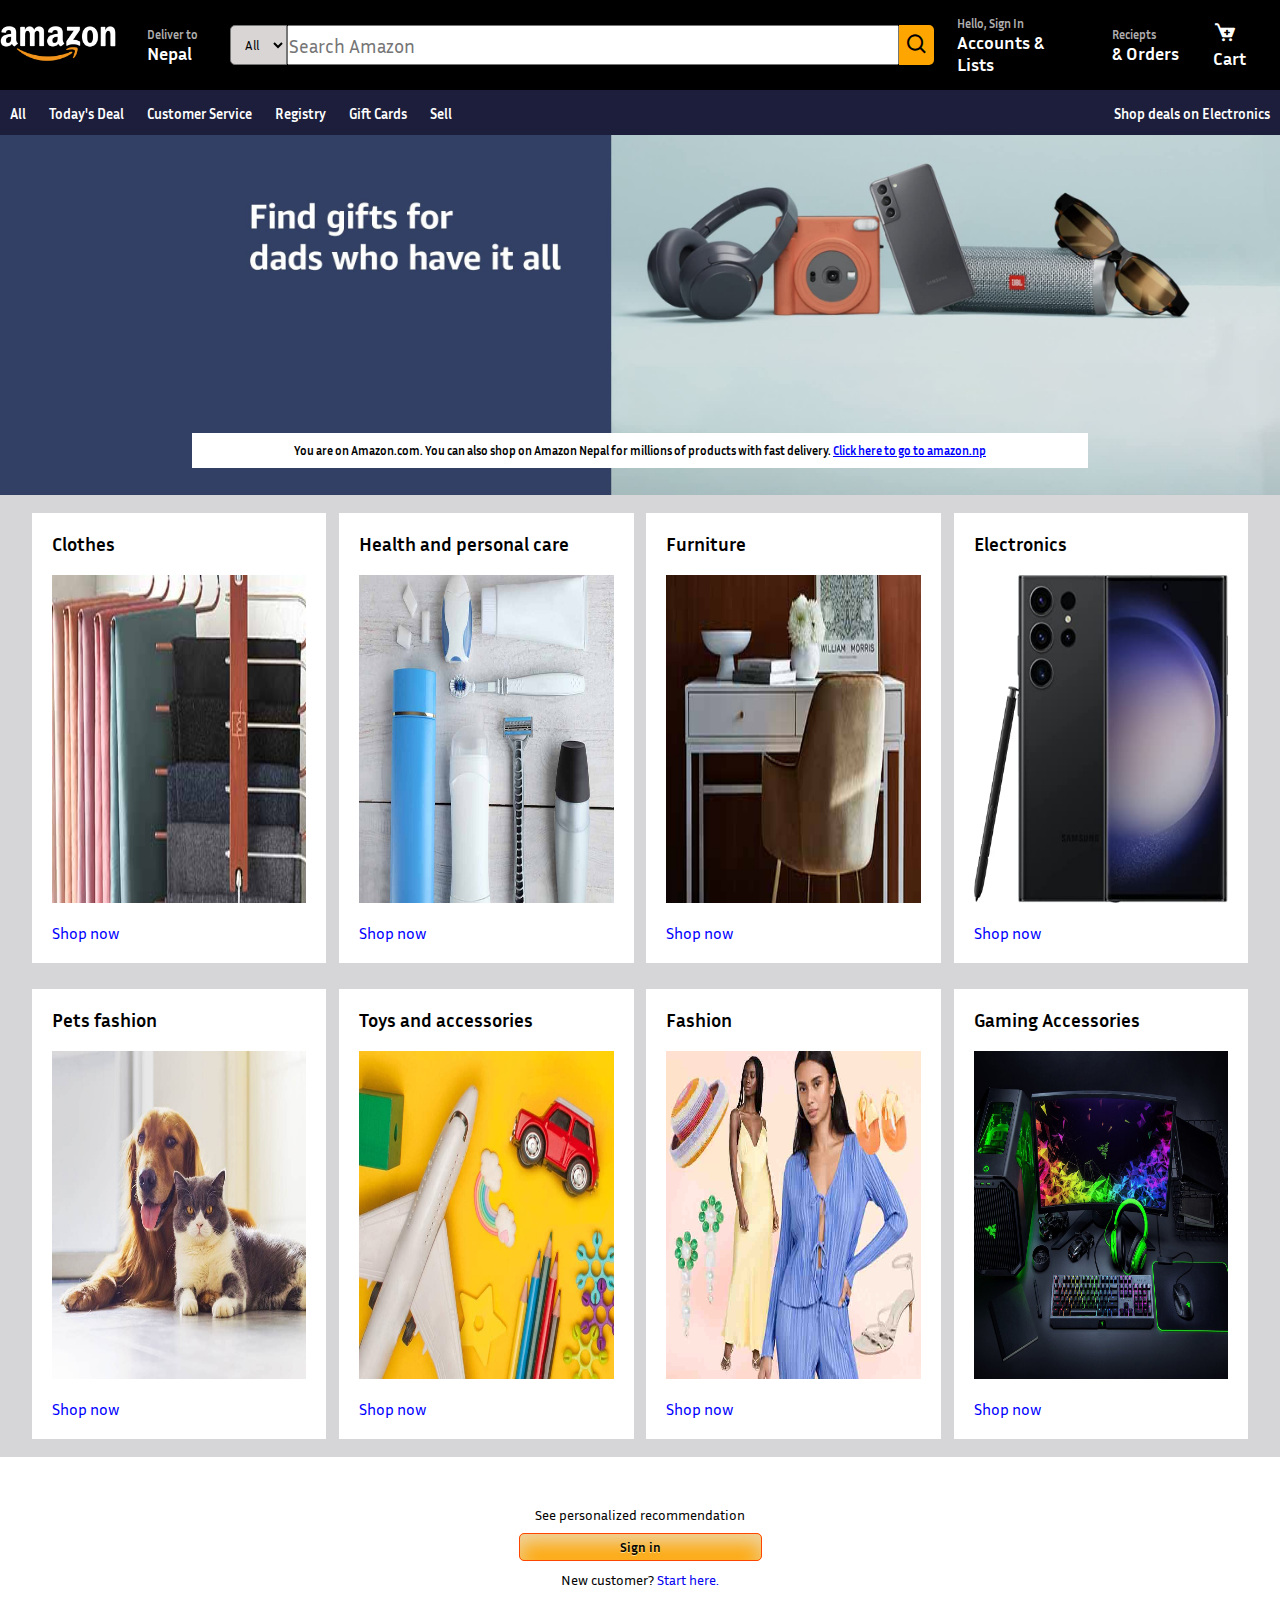
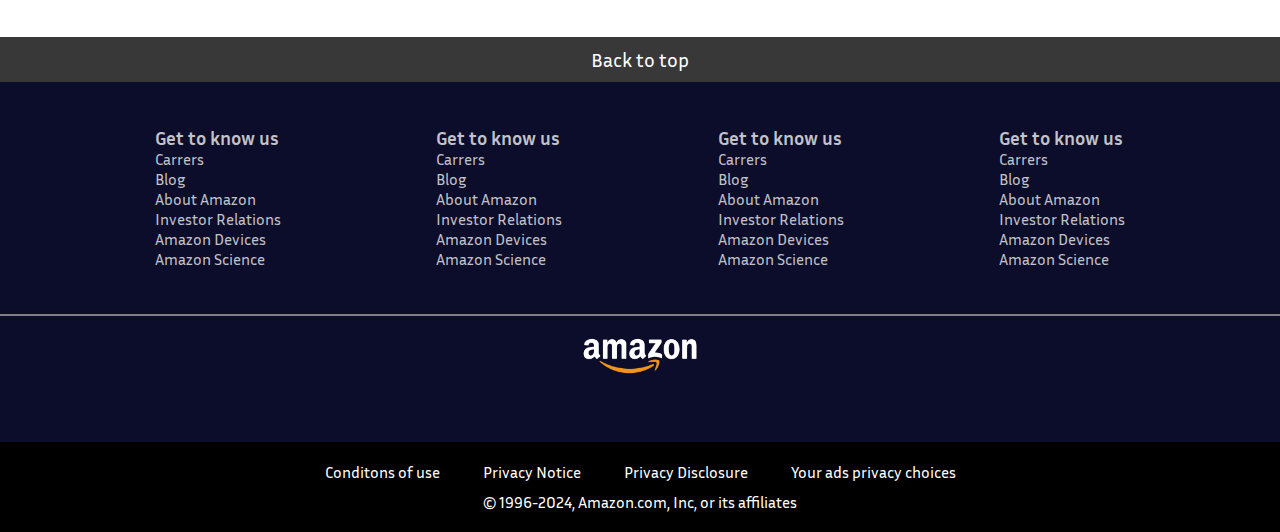
<file: index.html>
<!DOCTYPE html>
<html lang="en">

<head>
    <meta charset="UTF-8">
    <meta name="viewport" content="width=device-width, initial-scale=1.0">
    <title>Amazon.com. Spend less. Smile more</title>
    <link rel="stylesheet" href="style.css">
    <link href='https://unpkg.com/boxicons@2.1.4/css/boxicons.min.css' rel='stylesheet'>
    <link rel="stylesheet" href="https://cdnjs.cloudflare.com/ajax/libs/font-awesome/6.5.2/css/all.min.css"
        integrity="sha512-SnH5WK+bZxgPHs44uWIX+LLJAJ9/2PkPKZ5QiAj6Ta86w+fsb2TkcmfRyVX3pBnMFcV7oQPJkl9QevSCWr3W6A=="
        crossorigin="anonymous" referrerpolicy="no-referrer" />

</head>

<body>
    <main class="home-page">
        <nav class="navigation-bar" id="Nav-bar" style="cursor: pointer;">
            <header class="logo" id="amzn_logo">
                <img src="amazon_logo.png" alt="amazon_logo">
            </header>

            <div class="address">
                <p>Deliver to</p>
                <h4> <i class="fa-solid fa-location-dot"></i> Nepal</h4>
            </div>

            <form action="" class="search-bar">
                <select name="" id="" class="chooser">
                    <option value="" class="choose">All</option>
                    <option value="" class="choose">Fashion</option>

                </select>

                <input type="text" placeholder="Search Amazon" class="input-text">


                <section class="search-button">
                    <i class='bx bx-search'></i>
                </section>


            </form>



            <div class="accounts" onclick="
                document.getElementsByClassName('home-page')[0].style.display = 'none';
                document.getElementsByClassName('loginSec')[0].style.display = 'flex';
            ">
                <p>Hello, Sign In</p>
                <h4>Accounts & Lists</h4>



            </div>

            <div class="reciepts-orders">
                <p>Reciepts</p>
                <h4>& Orders</h4>
            </div>
            <div class="cart" style="display: flex;justify-content: center;">
                <h4>
                    <i class='bx bxs-cart-add' style="font-size: x-large;"></i> Cart
                </h4>
            </div>


        </nav>


        <section class="second_nav">
            <div class="left-items">
                <span><i class="fa-solid fa-bars"></i> All</span>
                <span>Today's Deal</span>
                <span>Customer Service</span>
                <span>Registry</span>
                <span>Gift Cards</span>
                <span>Sell</span>

            </div>
            <div class="right-items">
                <span>Shop deals on Electronics</span>
            </div>

        </section>

        <section class="hero-sec_img-part">
            <img src="hero_image.jpg" alt="Hero Image">
            <div class="info">You are on Amazon.com. You can also shop on Amazon Nepal for millions of products with
                fast delivery. <a href="#">Click here to go to amazon.np</a></div>
        </section>

        <section class="items_collection">
            <div class="items clothes">
                <h3>Clothes</h3>
                <img src="box1_image.jpg" alt="" class="image-items">
                <a href="#">Shop now</a>

            </div>
            <div class="items health">
                <h3>Health and personal care</h3>
                <img src="box2_image.jpg" alt="" class="image-items">
                <a href="#">Shop now</a>

            </div>
            <div class="items furniture">
                <h3>Furniture</h3>
                <img src="box3_image.jpg" alt="" class="image-items">
                <a href="#">Shop now</a>
            </div>
            <div class="items electronics">
                <h3>Electronics</h3>
                <img src="box4_image.jpg" alt="" class="image-items">
                <a href="#">Shop now</a>

            </div>
            <div class="items pets">
                <h3>Pets fashion</h3>
                <img src="box6_image.jpg" alt="" class="image-items">
                <a href="#">Shop now</a>

            </div>
            <div class="items toys">
                <h3>Toys and accessories</h3>
                <img src="box7_image.jpg" alt="" class="image-items">
                <a href="#">Shop now</a>

            </div>
            <div class="items fashion">
                <h3>Fashion</h3>
                <img src="box8_image.jpg" alt="" class="image-items">
                <a href="#">Shop now</a>

            </div>
            <div class="items gaming">
                <h3>Gaming Accessories</h3>
                <img src="gaming ACCESSORIES.jpg" alt="" class="image-items">
                <a href="#">Shop now</a>

            </div>
        </section>


        <section class="login_request">


            <p>See personalized recommendation</p>
            <button class="signIn">Sign in</button>
            <p>New customer? <a href="#">Start here.</a></p>
        </section>

        <footer>
            <div class="back-btn" id="Click" onclick="document.getElementById('back-to-top').click();">
                <label for="Click"></label>
                <a id="back-to-top" href="#Nav-bar">Back to top</a>
            </div>

            <section class="get-to-know-us">
                <div class="article-sec">
                    <article>
                        <h3>Get to know us</h3>
                        <p>Carrers</p>
                        <p>Blog</p>
                        <p>About Amazon</p>
                        <p>Investor Relations</p>
                        <p>Amazon Devices</p>
                        <p>Amazon Science</p>
                    </article>

                    <article>
                        <h3>Get to know us</h3>
                        <p>Carrers</p>
                        <p>Blog</p>
                        <p>About Amazon</p>
                        <p>Investor Relations</p>
                        <p>Amazon Devices</p>
                        <p>Amazon Science</p>
                    </article>

                    <article>
                        <h3>Get to know us</h3>
                        <p>Carrers</p>
                        <p>Blog</p>
                        <p>About Amazon</p>
                        <p>Investor Relations</p>
                        <p>Amazon Devices</p>
                        <p>Amazon Science</p>
                    </article>

                    <article>
                        <h3>Get to know us</h3>
                        <p>Carrers</p>
                        <p>Blog</p>
                        <p>About Amazon</p>
                        <p>Investor Relations</p>
                        <p>Amazon Devices</p>
                        <p>Amazon Science</p>
                    </article>
                </div>

                <div class="logo2">
                    <img src="amazon_logo.png" alt="Amazon">
                </div>
            </section>

            <section class="last-part">
                <div class="up-part">
                    <a href="#">Conditons of use</a>
                    <a href="#">Privacy Notice</a>
                    <a href="#">Privacy Disclosure</a>
                    <a href="#">Your ads privacy choices</a>
                </div>
                <div class="down-part">
                    <a href="#">&copy; 1996-2024, Amazon.com, Inc, or its affiliates</a>
                </div>
            </section>

        </footer>




    </main>


    <main class="loginSec">
        <div class="logo_container">
            <img src="file (1).png" alt="Amazon.com">
        </div>
        <form action="" class="input_box">

            <h1>Sign in</h1>

            <label for="emailOrMobNo" style="font-weight: 600;font-size: 14px;display: block; margin: 10px 0;">
                Email or mobile phone number
            </label>
            <input type="text" id="emailOrMobNo" style="width: 100%;display: block ;padding: 10px;margin: 10px 0 ;">
            <button class="btnLogin"
                style="width: 100%;display: block ;padding: 10px; margin: 10px 0;">Continue</button>

            <p style="font-size: 14px ;margin: 10px 0;">By continuing, you agree to Amazon's <a href="#"
                    style="color: blue;">Conditions of Use</a> <br>and
                <a href="#" style="color: blue;">Privacy Notice</a>
            </p>

            <a href="#" style="font-size: 14px ;margin: 10px 0;text-decoration: none; color: blue;">Need Help?</a>


            <hr aria-hidden="true" class="a-divider-normal">


            <h4 style="margin: 10px 0 0 0;">Buying for work?</h4>
            <a href="#" style="font-size: 14px ;margin: 0px 0;text-decoration: none;color: blue;">Shop on Amazon
                Business</a>

        </form>
        <h5 class="NewClass">New to Amazon?</h5>

        <button class="create">Create your Amazon account</button>

        <footer class="login-page-footer">
            <div class="conditions_sec" style="margin-bottom: 20px;">
                <a href="#">Conditions of Use</a>
                <a href="#">Privacy Notice</a>
                <a href="#">Help</a>
            </div>
            <p>
                <a href="#" style="color: black !important;">&copy; 1996-2024, Amazon.com, Inc, or its affiliates</a>

            </p>

            <a href="#" id="backHome"
                style="background-color: orange;padding: 10px !important;border-radius: 10px;">Back to home</a>
        </footer>

    </main>
    <main class="cart_sec">
        <nav class="navigation-bar">
            <header class="logo" style="cursor: pointer;" onclick = " 
                      document.getElementsByClassName('home-page')[0].style.display = 'block';
                      document.getElementsByClassName('cart_sec')[0].style.display = 'none';
                ">
                <img src="amazon_logo.png" alt="amazon_logo">
            </header>

            <div class="address">
                <p>Deliver to</p>
                <h4> <i class="fa-solid fa-location-dot"></i> Nepal</h4>
            </div>

            <form action="" class="search-bar">
                <select name="" id="" class="chooser">
                    <option value="" class="choose">All</option>
                    <option value="" class="choose">Fashion</option>

                </select>

                <input type="text" placeholder="Search Amazon" class="input-text">


                <section class="search-button">
                    <i class='bx bx-search'></i>
                </section>


            </form>



            <div class="accounts">
                <p>Hello, Sign In</p>
                <h4>Accounts & Lists</h4>



            </div>

            <div class="reciepts-orders">
                <p>Reciepts</p>
                <h4>& Orders</h4>
            </div>
            <div class="cart" style="display: flex;justify-content: center;">
                <h4>
                    <i class='bx bxs-cart-add' style="font-size: x-large;"></i> Cart
                </h4>
            </div>


        </nav>


        <section class="second_nav">
            <div class="left-items">
                <span><i class="fa-solid fa-bars"></i> All</span>
                <span>Today's Deal</span>
                <span>Customer Service</span>
                <span>Registry</span>
                <span>Gift Cards</span>
                <span>Sell</span>

            </div>
            <div class="right-items">
                <span>Shop deals on Electronics</span>
            </div>

        </section>

        <section class="_cart_">
            <img src="cart.png" alt="Cart img">
            <div class="txt-cart">
                <h2>Your amazon cart is empty</h2>
                <a href="#Nav-bar" style="display: block;text-decoration:none;color: blue;padding: 10px;">Shop today's
                    deal</a>
                <button class="signIn">Sign in to your account</button>

            </div>
        </section>
        <footer>
            <div class="back-btn" id="Click" onclick="document.getElementById('back-to-top').click();">
                <label for="Click"></label>
                <a id="back-to-top" href="#Nav-bar">Back to top</a>
            </div>

            <section class="get-to-know-us">
                <div class="article-sec">
                    <article>
                        <h3>Get to know us</h3>
                        <p>Carrers</p>
                        <p>Blog</p>
                        <p>About Amazon</p>
                        <p>Investor Relations</p>
                        <p>Amazon Devices</p>
                        <p>Amazon Science</p>
                    </article>

                    <article>
                        <h3>Get to know us</h3>
                        <p>Carrers</p>
                        <p>Blog</p>
                        <p>About Amazon</p>
                        <p>Investor Relations</p>
                        <p>Amazon Devices</p>
                        <p>Amazon Science</p>
                    </article>

                    <article>
                        <h3>Get to know us</h3>
                        <p>Carrers</p>
                        <p>Blog</p>
                        <p>About Amazon</p>
                        <p>Investor Relations</p>
                        <p>Amazon Devices</p>
                        <p>Amazon Science</p>
                    </article>

                    <article>
                        <h3>Get to know us</h3>
                        <p>Carrers</p>
                        <p>Blog</p>
                        <p>About Amazon</p>
                        <p>Investor Relations</p>
                        <p>Amazon Devices</p>
                        <p>Amazon Science</p>
                    </article>
                </div>

                <div class="logo2">
                    <img src="amazon_logo.png" alt="Amazon">
                </div>
            </section>

            <section class="last-part">
                <div class="up-part">
                    <a href="#">Conditons of use</a>
                    <a href="#">Privacy Notice</a>
                    <a href="#">Privacy Disclosure</a>
                    <a href="#">Your ads privacy choices</a>
                </div>
                <div class="down-part">
                    <a href="#">&copy; 1996-2024, Amazon.com, Inc, or its affiliates</a>
                </div>
            </section>

        </footer>


    </main>

    <script src="script.js"></script>
</body>

</html>
</file>
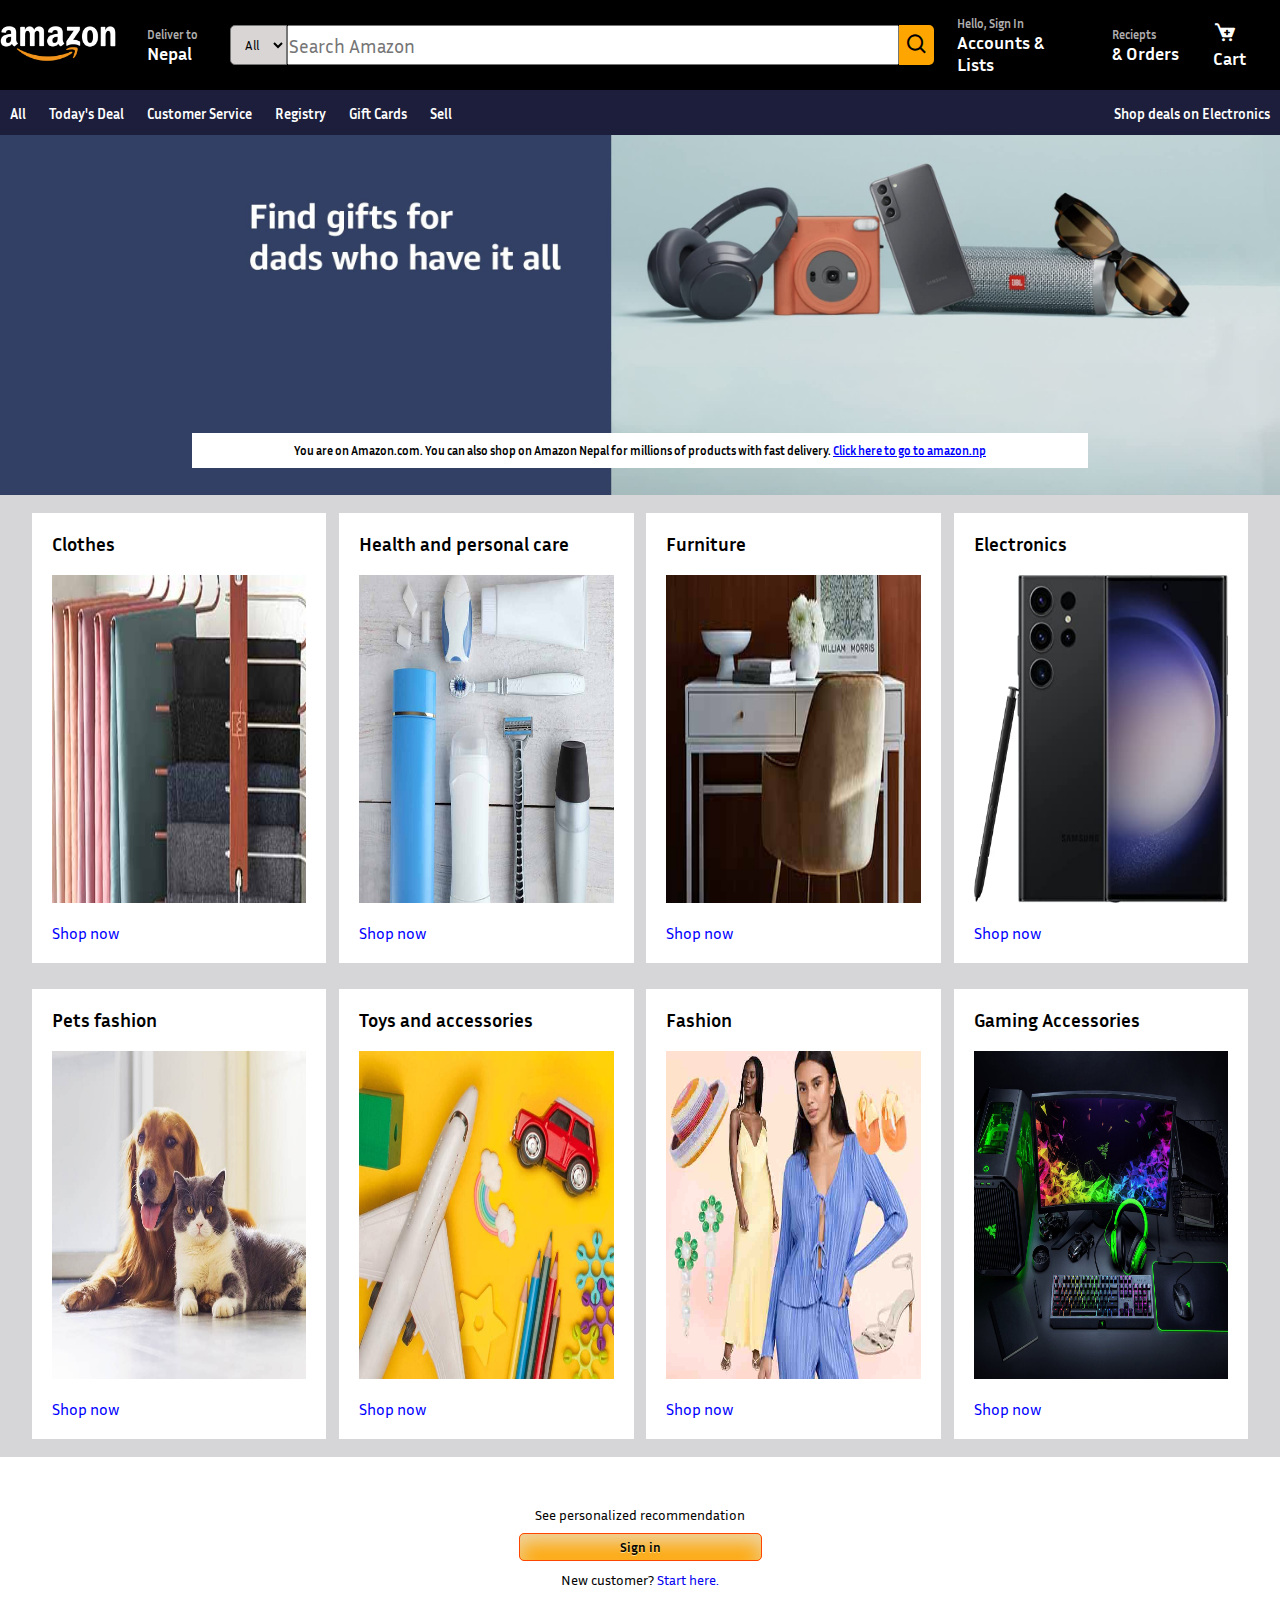
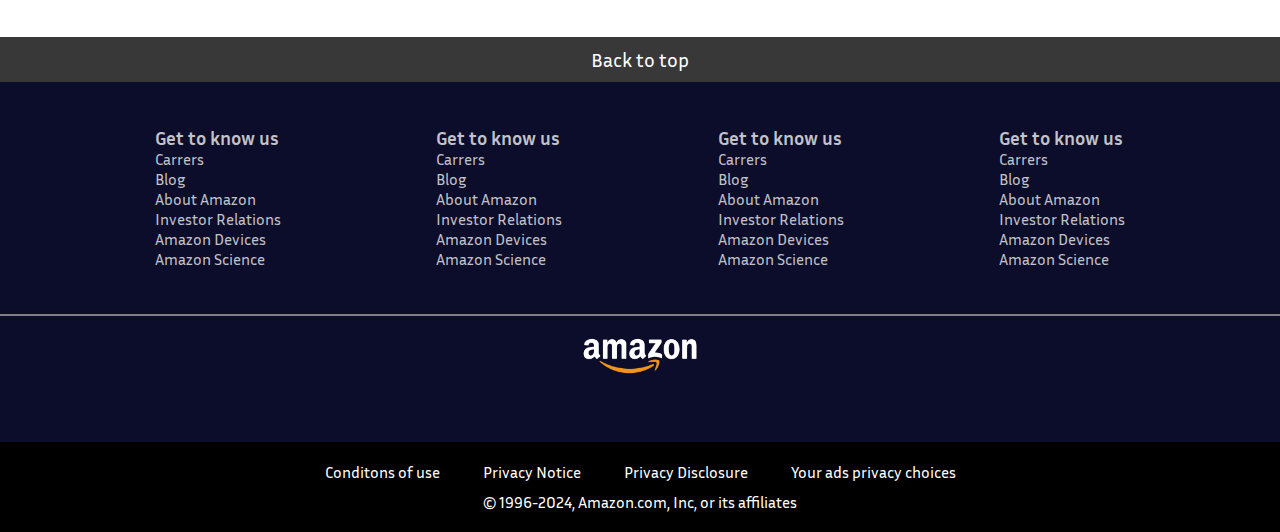
<file: HTML/index.html>
<!DOCTYPE html>
<html lang="en">

<head>
    <meta charset="UTF-8">
    <meta name="viewport" content="width=device-width, initial-scale=1.0">
    <title>Amazon.com. Spend less. Smile more</title>
    <link rel="stylesheet" href="/CSS/style.css">
    <link href='https://unpkg.com/boxicons@2.1.4/css/boxicons.min.css' rel='stylesheet'>
    <link rel="stylesheet" href="https://cdnjs.cloudflare.com/ajax/libs/font-awesome/6.5.2/css/all.min.css"
        integrity="sha512-SnH5WK+bZxgPHs44uWIX+LLJAJ9/2PkPKZ5QiAj6Ta86w+fsb2TkcmfRyVX3pBnMFcV7oQPJkl9QevSCWr3W6A=="
        crossorigin="anonymous" referrerpolicy="no-referrer" />

</head>

<body>
    <main class="home-page">
        <nav class="navigation-bar" id="Nav-bar" style="cursor: pointer;">
            <header class="logo" id="amzn_logo">
                <img src="/Images/amazon_logo.png" alt="amazon_logo">
            </header>

            <div class="address">
                <p>Deliver to</p>
                <h4> <i class="fa-solid fa-location-dot"></i> Nepal</h4>
            </div>

            <form action="" class="search-bar">
                <select name="" id="" class="chooser">
                    <option value="" class="choose">All</option>
                    <option value="" class="choose">Fashion</option>

                </select>

                <input type="text" placeholder="Search Amazon" class="input-text">


                <section class="search-button">
                    <i class='bx bx-search'></i>
                </section>


            </form>



            <div class="accounts" onclick="
                document.getElementsByClassName('home-page')[0].style.display = 'none';
                document.getElementsByClassName('loginSec')[0].style.display = 'flex';
            ">
                <p>Hello, Sign In</p>
                <h4>Accounts & Lists</h4>



            </div>

            <div class="reciepts-orders">
                <p>Reciepts</p>
                <h4>& Orders</h4>
            </div>
            <div class="cart" style="display: flex;justify-content: center;">
                <h4>
                    <i class='bx bxs-cart-add' style="font-size: x-large;"></i> Cart
                </h4>
            </div>


        </nav>


        <section class="second_nav">
            <div class="left-items">
                <span><i class="fa-solid fa-bars"></i> All</span>
                <span>Today's Deal</span>
                <span>Customer Service</span>
                <span>Registry</span>
                <span>Gift Cards</span>
                <span>Sell</span>

            </div>
            <div class="right-items">
                <span>Shop deals on Electronics</span>
            </div>

        </section>

        <section class="hero-sec_img-part">
            <img src="/Images/hero_image.jpg" alt="Hero Image">
            <div class="info">You are on Amazon.com. You can also shop on Amazon Nepal for millions of products with
                fast delivery. <a href="#">Click here to go to amazon.np</a></div>
        </section>

        <section class="items_collection">
            <div class="items clothes">
                <h3>Clothes</h3>
                <img src="/Images/box1_image.jpg" alt="" class="image-items">
                <a href="#">Shop now</a>

            </div>
            <div class="items health">
                <h3>Health and personal care</h3>
                <img src="/Images/box2_image.jpg" alt="" class="image-items">
                <a href="#">Shop now</a>

            </div>
            <div class="items furniture">
                <h3>Furniture</h3>
                <img src="/Images/box3_image.jpg" alt="" class="image-items">
                <a href="#">Shop now</a>
            </div>
            <div class="items electronics">
                <h3>Electronics</h3>
                <img src="/Images/box4_image.jpg" alt="" class="image-items">
                <a href="#">Shop now</a>

            </div>
            <div class="items pets">
                <h3>Pets fashion</h3>
                <img src="/Images/box6_image.jpg" alt="" class="image-items">
                <a href="#">Shop now</a>

            </div>
            <div class="items toys">
                <h3>Toys and accessories</h3>
                <img src="/Images/box7_image.jpg" alt="" class="image-items">
                <a href="#">Shop now</a>

            </div>
            <div class="items fashion">
                <h3>Fashion</h3>
                <img src="/Images/box8_image.jpg" alt="" class="image-items">
                <a href="#">Shop now</a>

            </div>
            <div class="items gaming">
                <h3>Gaming Accessories</h3>
                <img src="/Images/gaming ACCESSORIES.jpg" alt="" class="image-items">
                <a href="#">Shop now</a>

            </div>
        </section>


        <section class="login_request">


            <p>See personalized recommendation</p>
            <button class="signIn">Sign in</button>
            <p>New customer? <a href="#">Start here.</a></p>
        </section>

        <footer>
            <div class="back-btn" id="Click" onclick="document.getElementById('back-to-top').click();">
                <label for="Click"></label>
                <a id="back-to-top" href="#Nav-bar">Back to top</a>
            </div>

            <section class="get-to-know-us">
                <div class="article-sec">
                    <article>
                        <h3>Get to know us</h3>
                        <p>Carrers</p>
                        <p>Blog</p>
                        <p>About Amazon</p>
                        <p>Investor Relations</p>
                        <p>Amazon Devices</p>
                        <p>Amazon Science</p>
                    </article>

                    <article>
                        <h3>Get to know us</h3>
                        <p>Carrers</p>
                        <p>Blog</p>
                        <p>About Amazon</p>
                        <p>Investor Relations</p>
                        <p>Amazon Devices</p>
                        <p>Amazon Science</p>
                    </article>

                    <article>
                        <h3>Get to know us</h3>
                        <p>Carrers</p>
                        <p>Blog</p>
                        <p>About Amazon</p>
                        <p>Investor Relations</p>
                        <p>Amazon Devices</p>
                        <p>Amazon Science</p>
                    </article>

                    <article>
                        <h3>Get to know us</h3>
                        <p>Carrers</p>
                        <p>Blog</p>
                        <p>About Amazon</p>
                        <p>Investor Relations</p>
                        <p>Amazon Devices</p>
                        <p>Amazon Science</p>
                    </article>
                </div>

                <div class="logo2">
                    <img src="/Images/amazon_logo.png" alt="Amazon">
                </div>
            </section>

            <section class="last-part">
                <div class="up-part">
                    <a href="#">Conditons of use</a>
                    <a href="#">Privacy Notice</a>
                    <a href="#">Privacy Disclosure</a>
                    <a href="#">Your ads privacy choices</a>
                </div>
                <div class="down-part">
                    <a href="#">&copy; 1996-2024, Amazon.com, Inc, or its affiliates</a>
                </div>
            </section>

        </footer>




    </main>


    <main class="loginSec">
        <div class="logo_container">
            <img src="/Images/file (1).png" alt="Amazon.com">
        </div>
        <form action="" class="input_box">

            <h1>Sign in</h1>

            <label for="emailOrMobNo" style="font-weight: 600;font-size: 14px;display: block; margin: 10px 0;">
                Email or mobile phone number
            </label>
            <input type="text" id="emailOrMobNo" style="width: 100%;display: block ;padding: 10px;margin: 10px 0 ;">
            <button class="btnLogin"
                style="width: 100%;display: block ;padding: 10px; margin: 10px 0;">Continue</button>

            <p style="font-size: 14px ;margin: 10px 0;">By continuing, you agree to Amazon's <a href="#"
                    style="color: blue;">Conditions of Use</a> <br>and
                <a href="#" style="color: blue;">Privacy Notice</a>
            </p>

            <a href="#" style="font-size: 14px ;margin: 10px 0;text-decoration: none; color: blue;">Need Help?</a>


            <hr aria-hidden="true" class="a-divider-normal">


            <h4 style="margin: 10px 0 0 0;">Buying for work?</h4>
            <a href="#" style="font-size: 14px ;margin: 0px 0;text-decoration: none;color: blue;">Shop on Amazon
                Business</a>

        </form>
        <h5 class="NewClass">New to Amazon?</h5>

        <button class="create">Create your Amazon account</button>

        <footer class="login-page-footer">
            <div class="conditions_sec" style="margin-bottom: 20px;">
                <a href="#">Conditions of Use</a>
                <a href="#">Privacy Notice</a>
                <a href="#">Help</a>
            </div>
            <p>
                <a href="#" style="color: black !important;">&copy; 1996-2024, Amazon.com, Inc, or its affiliates</a>

            </p>

            <a href="#" id="backHome"
                style="background-color: orange;padding: 10px !important;border-radius: 10px;">Back to home</a>
        </footer>

    </main>
    <main class="cart_sec">
        <nav class="navigation-bar">
            <header class="logo" style="cursor: pointer;" onclick = " 
                      document.getElementsByClassName('home-page')[0].style.display = 'block';
                      document.getElementsByClassName('cart_sec')[0].style.display = 'none';
                ">
                <img src="/Images/amazon_logo.png" alt="amazon_logo">
            </header>

            <div class="address">
                <p>Deliver to</p>
                <h4> <i class="fa-solid fa-location-dot"></i> Nepal</h4>
            </div>

            <form action="" class="search-bar">
                <select name="" id="" class="chooser">
                    <option value="" class="choose">All</option>
                    <option value="" class="choose">Fashion</option>

                </select>

                <input type="text" placeholder="Search Amazon" class="input-text">


                <section class="search-button">
                    <i class='bx bx-search'></i>
                </section>


            </form>



            <div class="accounts">
                <p>Hello, Sign In</p>
                <h4>Accounts & Lists</h4>



            </div>

            <div class="reciepts-orders">
                <p>Reciepts</p>
                <h4>& Orders</h4>
            </div>
            <div class="cart" style="display: flex;justify-content: center;">
                <h4>
                    <i class='bx bxs-cart-add' style="font-size: x-large;"></i> Cart
                </h4>
            </div>


        </nav>


        <section class="second_nav">
            <div class="left-items">
                <span><i class="fa-solid fa-bars"></i> All</span>
                <span>Today's Deal</span>
                <span>Customer Service</span>
                <span>Registry</span>
                <span>Gift Cards</span>
                <span>Sell</span>

            </div>
            <div class="right-items">
                <span>Shop deals on Electronics</span>
            </div>

        </section>

        <section class="_cart_">
            <img src="/Images/cart.png" alt="Cart img">
            <div class="txt-cart">
                <h2>Your amazon cart is empty</h2>
                <a href="#Nav-bar" style="display: block;text-decoration:none;color: blue;padding: 10px;">Shop today's
                    deal</a>
                <button class="signIn">Sign in to your account</button>

            </div>
        </section>
        <footer>
            <div class="back-btn" id="Click" onclick="document.getElementById('back-to-top').click();">
                <label for="Click"></label>
                <a id="back-to-top" href="#Nav-bar">Back to top</a>
            </div>

            <section class="get-to-know-us">
                <div class="article-sec">
                    <article>
                        <h3>Get to know us</h3>
                        <p>Carrers</p>
                        <p>Blog</p>
                        <p>About Amazon</p>
                        <p>Investor Relations</p>
                        <p>Amazon Devices</p>
                        <p>Amazon Science</p>
                    </article>

                    <article>
                        <h3>Get to know us</h3>
                        <p>Carrers</p>
                        <p>Blog</p>
                        <p>About Amazon</p>
                        <p>Investor Relations</p>
                        <p>Amazon Devices</p>
                        <p>Amazon Science</p>
                    </article>

                    <article>
                        <h3>Get to know us</h3>
                        <p>Carrers</p>
                        <p>Blog</p>
                        <p>About Amazon</p>
                        <p>Investor Relations</p>
                        <p>Amazon Devices</p>
                        <p>Amazon Science</p>
                    </article>

                    <article>
                        <h3>Get to know us</h3>
                        <p>Carrers</p>
                        <p>Blog</p>
                        <p>About Amazon</p>
                        <p>Investor Relations</p>
                        <p>Amazon Devices</p>
                        <p>Amazon Science</p>
                    </article>
                </div>

                <div class="logo2">
                    <img src="/Images/amazon_logo.png" alt="Amazon">
                </div>
            </section>

            <section class="last-part">
                <div class="up-part">
                    <a href="#">Conditons of use</a>
                    <a href="#">Privacy Notice</a>
                    <a href="#">Privacy Disclosure</a>
                    <a href="#">Your ads privacy choices</a>
                </div>
                <div class="down-part">
                    <a href="#">&copy; 1996-2024, Amazon.com, Inc, or its affiliates</a>
                </div>
            </section>

        </footer>


    </main>

    <script src="/JS/script.js"></script>
</body>

</html>
</file>
<file: style.css>
@import url('https://fonts.googleapis.com/css2?family=Inria+Sans:ital,wght@0,300;0,400;0,700;1,300;1,400;1,700&display=swap');


*{
    padding: 0;
    margin: 0;
    box-sizing: border-box;
    font-family: "Inria Sans", sans-serif;
}

.home-page{ 

    height: auto;   
    background-color: rgb(214, 214, 216);
}

.navigation-bar{

    height: 10vh;
    /* width: 100vw; */
    display: grid;
    grid-template-columns: 9% 7% 55% 11% 7% 5%;
    background-color: black;
    color: #fff;
    /* align-items: center; */
    place-items: center;
    align-items: center;
    gap: 1%;
}

.navigation-bar p{
    font-weight: 600;
    color: rgb(175, 174, 174);
    font-size: 12px;
}

.navigation-bar h4{
    font-size: 18px;
}
.logo img{

    height: 9vh;
    width: auto;
}


.search-bar{
    display: flex;
    justify-content: center;
    width: 100%;
    /* border: 2px solid #fff; */
    
}
.chooser{
    width: 8%;
    overflow: hidden;
    padding: 10px ;
    border-radius: 5px 0 0 5px;
    background-color: rgb(217, 213, 213);
    outline: none;
    cursor: pointer;
    transition: all 0.2s ease;

}

.chooser:hover{
    background-color: rgba(217, 213, 213, 0.827);
}

.input-text{
    width: 87%;
    font-size: larger;

}

.search-button{
    width: 5%;
    background-color: orange;
    color: black;
    font-size: x-large;
    display: grid;
    place-content: center;
    /* place-items: cen; */
    border-radius: 0 5px 5px 0;
    cursor: pointer;
    transition: all 0.2s ease;

}

.search-button:hover{
    background-color: rgba(255, 166, 0, 0.845);
}

.logo:hover{
    border: 1px solid #fff;
}

.navigation-bar div{
    /* border: 1px solid #fff; */
    padding: 10px;
    cursor: pointer;
    transition: all 0.3s ease;
}

.navigation-bar div:hover{
    border: 1px solid #fff;

    
}
.hero-sec_img-part{
    display: grid;
    height: 40vh;
    /* width: 100vw; */
    grid-template-columns: 100vw 70vw;
    position: relative;
    overflow: hidden;


}
.hero-sec_img-part img{
    height: auto;
    width: 100%;

}
.hero-sec_img-part div{
    width: 70%;
    text-align: center;
    z-index: 100;
    position: absolute;
    bottom: 3vh;
    left: 50vw;
    transform: translateX(-50%);
    font-size: 12px;
    background-color: #fff;
    padding: 10px 30px ;

}
.info{
    font-weight: 600;
}
.info a{
    color: blue;
    
}

.second_nav{
    height: 5vh;
    background-color: rgb(28, 30, 60);
    display: flex;
    justify-content: space-between;
    align-items: center;
}
.second_nav span{
    padding: 5px 10px;
    font-size: 14px;
    font-weight: 600;
    color: #fff;
    cursor: pointer;

}
.second_nav span:hover{
    border: 1px solid #fff;
}

.items_collection{
    margin: 2vh;
    display: grid;
    grid-template-columns: 23vw 23vw 23vw 23vw;
    grid-template-rows: 50vh 50vh;
    column-gap:1vw;
    row-gap: 2vw;
    /* place-items: center; */
    place-content: center;
    cursor: pointer;
}

.items:hover{
    transform: scale(1.01);
    backdrop-filter: blur(10px);

}
.items{
    /* margin: 0 1vw; */
    background-color: #fff;
    display: flex;
    justify-content: space-between;
    padding: 20px;
    flex-direction: column;
    transition: all 0.2s ease;

    /* border: 1px solid red; */
}
.image-items{
    height: 80%;
    width: 100%;
}

.items a{
    text-decoration: none;
    color: blue;
    transition: all 0.3s ease;
}


.items a:hover{
    text-decoration: underline;
}


.login_request{
    background-color: #fff;
    height: 20vh;
    display: flex;
    justify-content: center;
    align-items: center;
    flex-direction: column;
    gap: 10px;
}
.login_request p{
    font-weight: 500;
    font-size: 14px;

}

.signIn{
    font-weight: 700;
    padding: 5px 100px;
    background-color: orange;
    text-shadow: 0 1px 0 #ffe093;
    border-radius: 5px;
    border: 1px solid orangered;
    box-shadow: 0  10px 20px rgb(238, 213, 166) inset ;
    cursor: pointer;
}
.signIn:hover{
    background-color: rgb(245, 174, 42);
    box-shadow: 0  10px 20px rgb(235, 217, 185) inset ;

}
.login_request a{
    text-decoration: none;

}
.login_request a:hover{
    color: red;
}

.back-btn {
    background-color: rgb(56, 56, 56);
    height: 5vh;
    display: flex;
    justify-content: center;
    align-items: center ;
    cursor: pointer;
    transition: 0.2s ease;
}
.back-btn a{
    color: #fff;
    text-decoration: none;
    text-align: center;
    font-size: 20px;
    
}
.back-btn:hover{
    background-color: rgba(56, 56, 56, 0.8);

}

.get-to-know-us{
    height: 40vh;
    background-color: rgb(12, 13, 42);
    
}



.article-sec{
    display: flex;
    justify-content: space-evenly;
    flex-direction: row;
    padding: 5vh 0;
    color: #ffffffc1;
    border-bottom: 2px solid grey;

}
.article-sec p:hover{
    cursor: pointer;
    color: #fff;

}
.logo2{
    display: grid;
    place-content: center;

}

.logo2 img{
    height: 80px;
    width: auto;
}

.last-part{
    background-color: rgb(0, 0, 0) ;
    color: white;
    display: flex;
    flex-direction: column;
    justify-content: center ;
    align-items: center;
    gap: 10px;
    padding: 20px;
}
.last-part a{
    text-decoration: none;
    color: #fff;
    padding: 20px;
}
.last-part a:active{
    color: red;
}

.loginSec{
    display: none;
    /* place-content: center; */
    justify-content: space-evenly;
    align-items: center;
    flex-direction: column;
    height: 100vh;
    width: 100vw;
}

.logo_container{
    height: 10vh;
    display: flex;
    justify-content: center;
    align-items: center;
}

.logo_container img{
    height: 100px;
    width: auto;
}

.input_box{
    height: auto;
    border: 1px solid rgba(128, 128, 128, 0.644);
    border-radius: 20px;
    padding: 20px;

}
.loginSec h1{
    font-weight: 300;
}

.btnLogin{
    border-radius: 10px;
    background-color: #ffc400;
    border: none;
}
.loginSec input{
    border-radius: 10px;
    border: 1px solid grey;
}
.loginSec input:focus{
    outline: 1px solid cyan;

}
.NewClass{
    margin: 20px 0;
    position: relative;
    text-align: center;
    /* background-color: red; */
    
    /* display: block; */
    color: #7c7a7a;
    z-index: 100;
    /* border: 2px solid red; */
    /* padding: 0 100px; */
}

.NewClass::before{
    content: "";
    width: 300%;
    background-color: transparent;
    display: block;
    height: 0px;
    border: 1px solid #aeaeae;
    position: absolute;
    bottom: -5%;
    transform: translateX(-50%);
    left: 50%;
    /* margin-top: -1px; */
    z-index: -100;
}

.create{
    border-radius: 10px;
    padding: 10px 50px;
    background-color: aliceblue;
    box-shadow: 0px 3px 15px rgb(174, 173, 173);
    border: none;
    color: black;

}
.create:hover{
    background-color: rgba(208, 212, 215, 0.852);
    cursor: pointer;
}

.loginSec footer{
    width: 100%;
    display: flex;
    justify-content: center;
    align-items: center;
    flex-direction: column;
    height: 25vh;
    /* border: 2px solid red; */
    background-color: #edebeb;
    border-top: 2px solid rgb(199, 200, 199);
    margin-top: 10px;
}
.login-page-footer a{
    padding: 20px;
    margin: 10px 0;
    text-decoration: none;
    gap: 10px;
    font-size: 12px;
}


._cart_{
    display: flex;
    justify-content: center;
    align-items: center;
}
.cart_sec{
    display: none;
}
</file>
<file: CSS/style.css>
@import url('https://fonts.googleapis.com/css2?family=Inria+Sans:ital,wght@0,300;0,400;0,700;1,300;1,400;1,700&display=swap');


*{
    padding: 0;
    margin: 0;
    box-sizing: border-box;
    font-family: "Inria Sans", sans-serif;
}

.home-page{ 

    height: auto;   
    background-color: rgb(214, 214, 216);
}

.navigation-bar{

    height: 10vh;
    /* width: 100vw; */
    display: grid;
    grid-template-columns: 9% 7% 55% 11% 7% 5%;
    background-color: black;
    color: #fff;
    /* align-items: center; */
    place-items: center;
    align-items: center;
    gap: 1%;
}

.navigation-bar p{
    font-weight: 600;
    color: rgb(175, 174, 174);
    font-size: 12px;
}

.navigation-bar h4{
    font-size: 18px;
}
.logo img{

    height: 9vh;
    width: auto;
}


.search-bar{
    display: flex;
    justify-content: center;
    width: 100%;
    /* border: 2px solid #fff; */
    
}
.chooser{
    width: 8%;
    overflow: hidden;
    padding: 10px ;
    border-radius: 5px 0 0 5px;
    background-color: rgb(217, 213, 213);
    outline: none;
    cursor: pointer;
    transition: all 0.2s ease;

}

.chooser:hover{
    background-color: rgba(217, 213, 213, 0.827);
}

.input-text{
    width: 87%;
    font-size: larger;

}

.search-button{
    width: 5%;
    background-color: orange;
    color: black;
    font-size: x-large;
    display: grid;
    place-content: center;
    /* place-items: cen; */
    border-radius: 0 5px 5px 0;
    cursor: pointer;
    transition: all 0.2s ease;

}

.search-button:hover{
    background-color: rgba(255, 166, 0, 0.845);
}

.logo:hover{
    border: 1px solid #fff;
}

.navigation-bar div{
    /* border: 1px solid #fff; */
    padding: 10px;
    cursor: pointer;
    transition: all 0.3s ease;
}

.navigation-bar div:hover{
    border: 1px solid #fff;

    
}
.hero-sec_img-part{
    display: grid;
    height: 40vh;
    /* width: 100vw; */
    grid-template-columns: 100vw 70vw;
    position: relative;
    overflow: hidden;


}
.hero-sec_img-part img{
    height: auto;
    width: 100%;

}
.hero-sec_img-part div{
    width: 70%;
    text-align: center;
    z-index: 100;
    position: absolute;
    bottom: 3vh;
    left: 50vw;
    transform: translateX(-50%);
    font-size: 12px;
    background-color: #fff;
    padding: 10px 30px ;

}
.info{
    font-weight: 600;
}
.info a{
    color: blue;
    
}

.second_nav{
    height: 5vh;
    background-color: rgb(28, 30, 60);
    display: flex;
    justify-content: space-between;
    align-items: center;
}
.second_nav span{
    padding: 5px 10px;
    font-size: 14px;
    font-weight: 600;
    color: #fff;
    cursor: pointer;

}
.second_nav span:hover{
    border: 1px solid #fff;
}

.items_collection{
    margin: 2vh;
    display: grid;
    grid-template-columns: 23vw 23vw 23vw 23vw;
    grid-template-rows: 50vh 50vh;
    column-gap:1vw;
    row-gap: 2vw;
    /* place-items: center; */
    place-content: center;
    cursor: pointer;
}

.items:hover{
    transform: scale(1.01);

}
.items{
    /* margin: 0 1vw; */
    background-color: #fff;
    display: flex;
    justify-content: space-between;
    padding: 20px;
    flex-direction: column;
    transition: all 0.2s ease;

    /* border: 1px solid red; */
}
.image-items{
    height: 80%;
    width: 100%;
}

.items a{
    text-decoration: none;
    color: blue;
    transition: all 0.3s ease;
}


.items a:hover{
    text-decoration: underline;
}


.login_request{
    background-color: #fff;
    height: 20vh;
    display: flex;
    justify-content: center;
    align-items: center;
    flex-direction: column;
    gap: 10px;
}
.login_request p{
    font-weight: 500;
    font-size: 14px;

}

.signIn{
    font-weight: 700;
    padding: 5px 100px;
    background-color: orange;
    text-shadow: 0 1px 0 #ffe093;
    border-radius: 5px;
    border: 1px solid orangered;
    box-shadow: 0  10px 20px rgb(238, 213, 166) inset ;
    cursor: pointer;
}
.signIn:hover{
    background-color: rgb(245, 174, 42);
    box-shadow: 0  10px 20px rgb(235, 217, 185) inset ;

}
.login_request a{
    text-decoration: none;

}
.login_request a:hover{
    color: red;
}

.back-btn {
    background-color: rgb(56, 56, 56);
    height: 5vh;
    display: flex;
    justify-content: center;
    align-items: center ;
    cursor: pointer;
    transition: 0.2s ease;
}
.back-btn a{
    color: #fff;
    text-decoration: none;
    text-align: center;
    font-size: 20px;
    
}
.back-btn:hover{
    background-color: rgba(56, 56, 56, 0.8);

}

.get-to-know-us{
    height: 40vh;
    background-color: rgb(12, 13, 42);
    
}



.article-sec{
    display: flex;
    justify-content: space-evenly;
    flex-direction: row;
    padding: 5vh 0;
    color: #ffffffc1;
    border-bottom: 2px solid grey;

}
.article-sec p:hover{
    cursor: pointer;
    color: #fff;

}
.logo2{
    display: grid;
    place-content: center;

}

.logo2 img{
    height: 80px;
    width: auto;
}

.last-part{
    background-color: rgb(0, 0, 0) ;
    color: white;
    display: flex;
    flex-direction: column;
    justify-content: center ;
    align-items: center;
    gap: 10px;
    padding: 20px;
}
.last-part a{
    text-decoration: none;
    color: #fff;
    padding: 20px;
}
.last-part a:active{
    color: red;
}

.loginSec{
    display: none;
    /* place-content: center; */
    justify-content: space-evenly;
    align-items: center;
    flex-direction: column;
    height: 100vh;
    width: 100vw;
}

.logo_container{
    height: 10vh;
    display: flex;
    justify-content: center;
    align-items: center;
}

.logo_container img{
    height: 100px;
    width: auto;
}

.input_box{
    height: auto;
    border: 1px solid rgba(128, 128, 128, 0.644);
    border-radius: 20px;
    padding: 20px;

}
.loginSec h1{
    font-weight: 300;
}

.btnLogin{
    border-radius: 10px;
    background-color: #ffc400;
    border: none;
}
.loginSec input{
    border-radius: 10px;
    border: 1px solid grey;
}
.loginSec input:focus{
    outline: 1px solid cyan;

}
.NewClass{
    margin: 20px 0;
    position: relative;
    text-align: center;
    /* background-color: red; */
    
    /* display: block; */
    color: #7c7a7a;
    z-index: 100;
    /* border: 2px solid red; */
    /* padding: 0 100px; */
}

.NewClass::before{
    content: "";
    width: 300%;
    background-color: transparent;
    display: block;
    height: 0px;
    border: 1px solid #aeaeae;
    position: absolute;
    bottom: -5%;
    transform: translateX(-50%);
    left: 50%;
    /* margin-top: -1px; */
    z-index: -100;
}

.create{
    border-radius: 10px;
    padding: 10px 50px;
    background-color: aliceblue;
    box-shadow: 0px 3px 15px rgb(174, 173, 173);
    border: none;
    color: black;

}
.create:hover{
    background-color: rgba(208, 212, 215, 0.852);
    cursor: pointer;
}

.loginSec footer{
    width: 100%;
    display: flex;
    justify-content: center;
    align-items: center;
    flex-direction: column;
    height: 25vh;
    /* border: 2px solid red; */
    background-color: #edebeb;
    border-top: 2px solid rgb(199, 200, 199);
    margin-top: 10px;
}
.login-page-footer a{
    padding: 20px;
    margin: 10px 0;
    text-decoration: none;
    gap: 10px;
    font-size: 12px;
}


._cart_{
    display: flex;
    justify-content: center;
    align-items: center;
}
.cart_sec{
    display: none;
}
</file>
